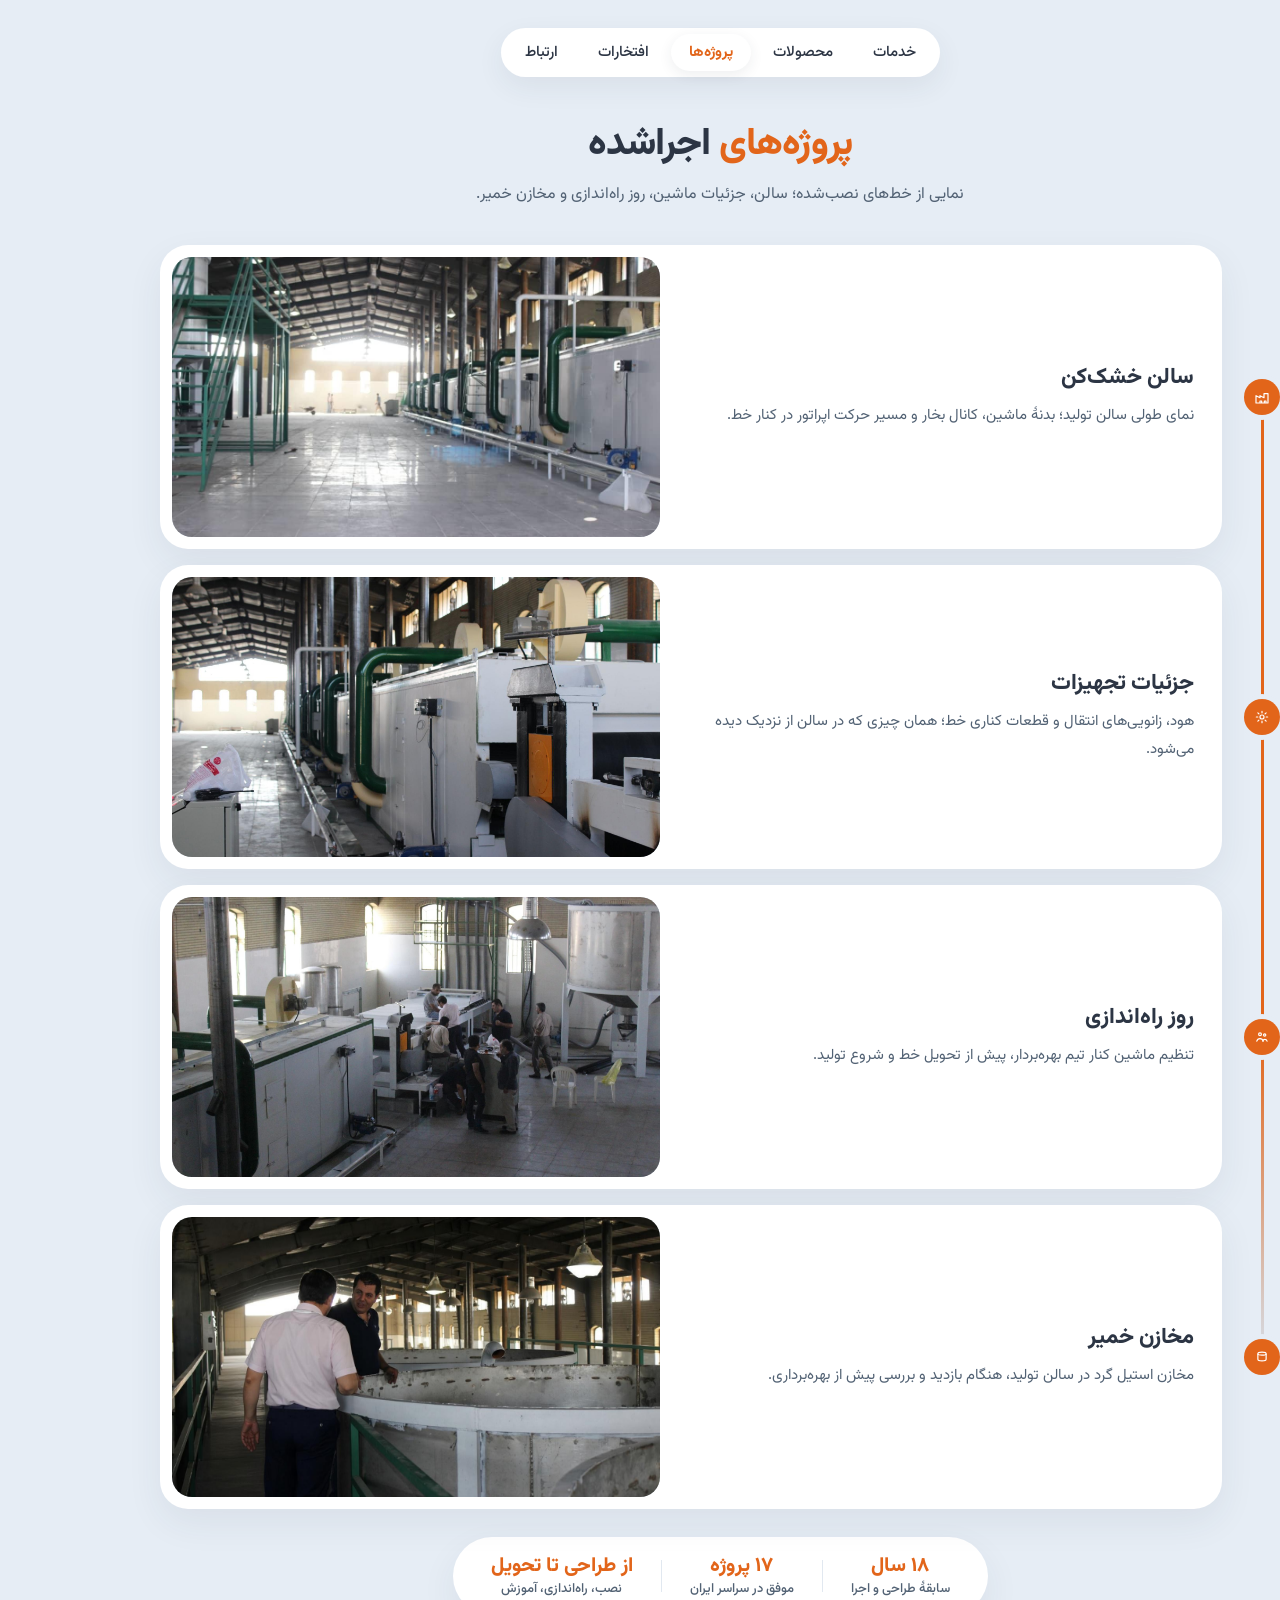
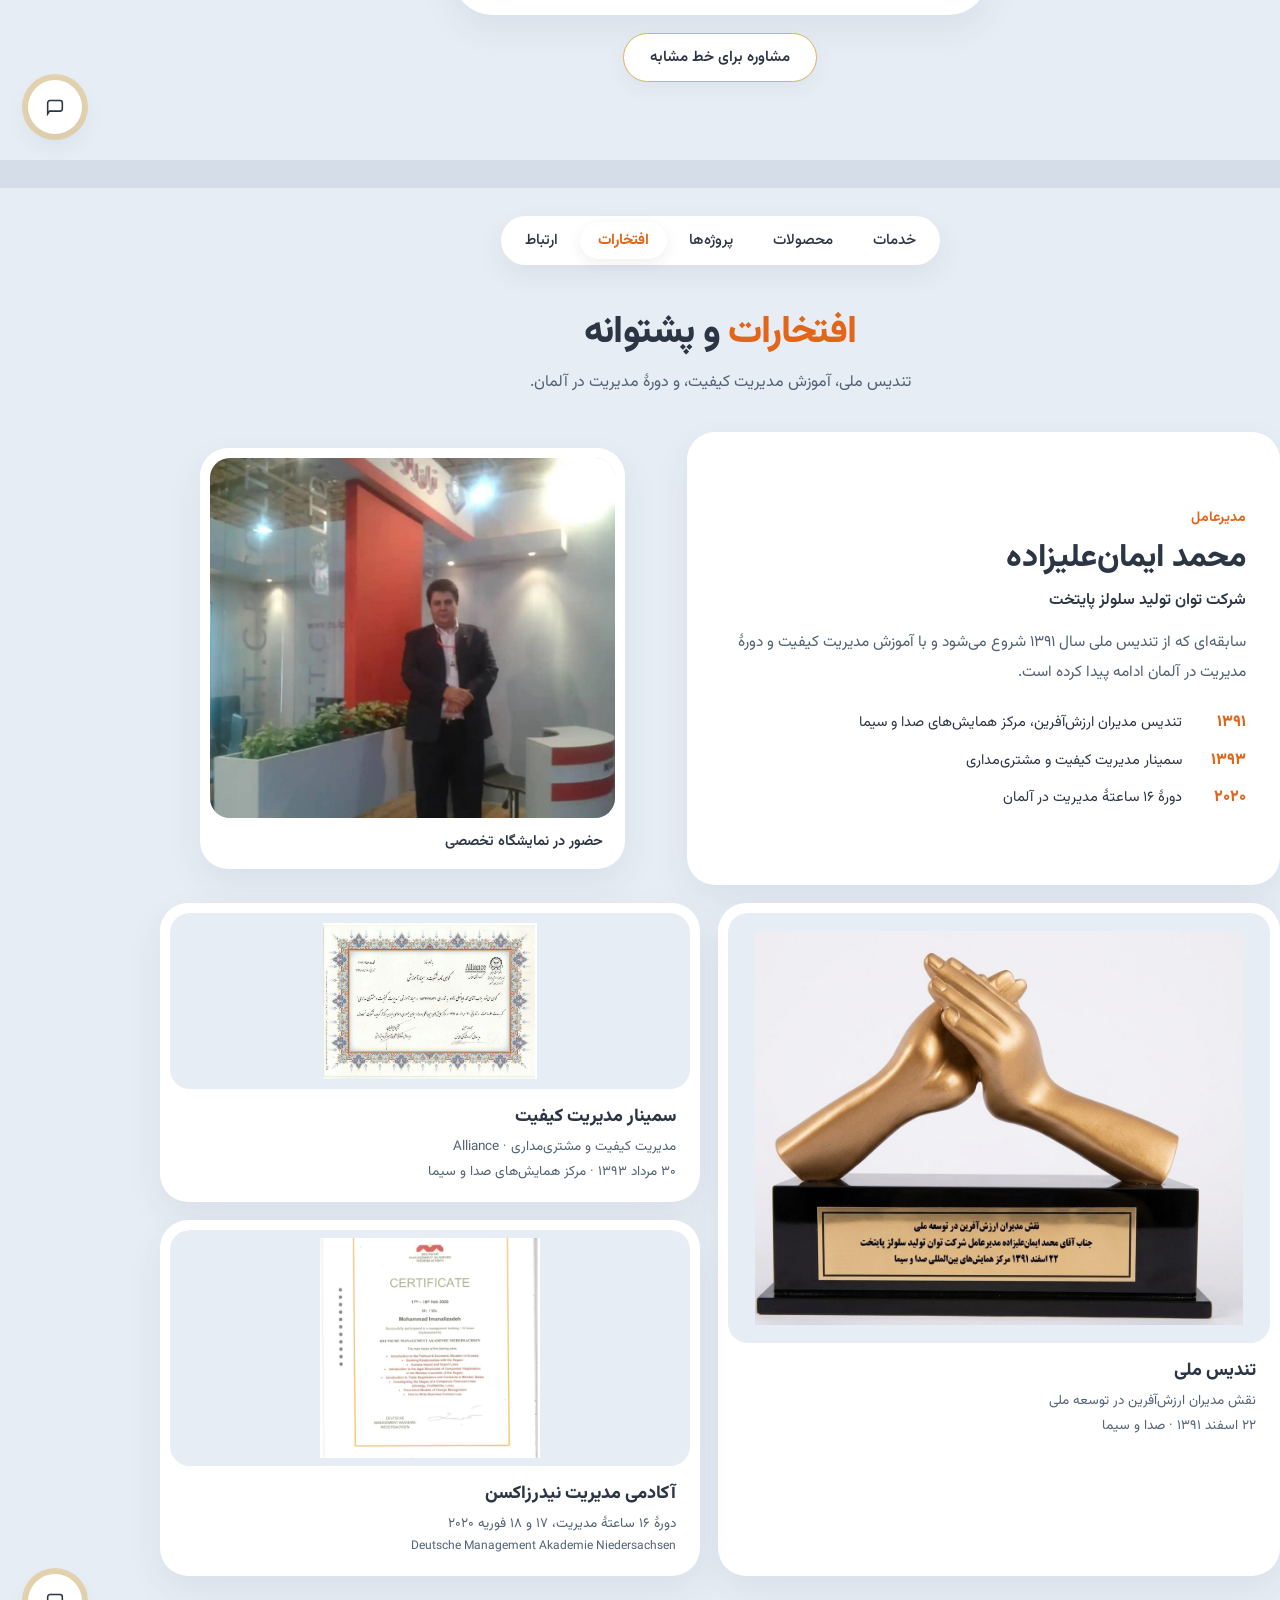
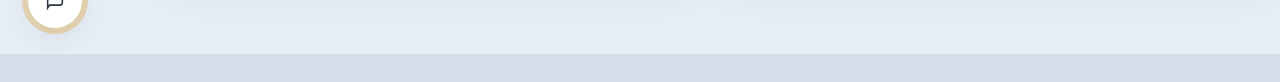
<file: artifacts/design-preview/index.html>
<!DOCTYPE html>
<html lang="fa" dir="rtl">
<head>
<meta charset="utf-8" />
<title>پالپیران — پیش‌نمایش بخش‌های جدید</title>
<style>
@font-face { font-family: Vazirmatn; src: url("fonts/Vazirmatn-Regular.woff2") format("woff2"); font-weight: 400; font-display: block; }
@font-face { font-family: Vazirmatn; src: url("fonts/Vazirmatn-Medium.woff2") format("woff2"); font-weight: 500; font-display: block; }
@font-face { font-family: Vazirmatn; src: url("fonts/Vazirmatn-SemiBold.woff2") format("woff2"); font-weight: 600; font-display: block; }
@font-face { font-family: Vazirmatn; src: url("fonts/Vazirmatn-Bold.woff2") format("woff2"); font-weight: 700; font-display: block; }
@font-face { font-family: Vazirmatn; src: url("fonts/Vazirmatn-ExtraBold.woff2") format("woff2"); font-weight: 800; font-display: block; }

:root {
  --bg: #e6edf5;
  --ink: #2c3544;
  --muted: #526274;
  --orange: #e2651a;
  --gold: #e0b15a;
  --card: #ffffff;
  --well: #e6edf5;
  --shadow: 0 14px 36px rgba(44, 53, 68, 0.07);
  --radius: 28px;
}

* { box-sizing: border-box; }
html, body { margin: 0; padding: 0; background: #d5dee8; }
body { font-family: Vazirmatn, sans-serif; color: var(--ink); }

.frame {
  width: 1440px;
  background: var(--bg);
  position: relative;
  padding: 28px 0 78px;
  margin: 0 auto 28px;
}

.wrap { width: 1120px; margin: 0 auto; }

.nav {
  width: max-content;
  margin: 0 auto 42px;
  background: #fff;
  border-radius: 999px;
  box-shadow: 0 10px 28px rgba(44, 53, 68, 0.07);
  display: flex;
  align-items: center;
  gap: 4px;
  padding: 6px;
}
.nav a {
  text-decoration: none;
  color: var(--ink);
  font-size: 15px;
  font-weight: 500;
  padding: 8px 18px;
  border-radius: 999px;
  line-height: 1.4;
}
.nav a.active {
  color: var(--orange);
  font-weight: 700;
  background: #fff;
  box-shadow: 0 4px 14px rgba(44, 53, 68, 0.08);
}

.head { text-align: center; margin-bottom: 34px; }
.head h2 {
  margin: 0;
  font-size: 38px;
  font-weight: 800;
  letter-spacing: -0.02em;
  line-height: 1.35;
}
.head h2 em { font-style: normal; color: var(--orange); }
.head p {
  margin: 10px auto 0;
  max-width: 560px;
  color: var(--muted);
  font-size: 16px;
  line-height: 1.9;
  font-weight: 400;
}

.rail { position: relative; display: flex; flex-direction: column; gap: 16px; }
.step { display: flex; align-items: center; gap: 22px; position: relative; }
.step:not(:last-child)::before {
  content: "";
  position: absolute;
  right: 16.5px;
  top: 50%;
  height: calc(100% + 16px);
  width: 3px;
  background: #e2651a;
  z-index: 0;
}
.step:nth-last-child(2)::before {
  background: linear-gradient(#e2651a, #d5dee8);
}
.node {
  flex: none;
  width: 36px;
  height: 36px;
  border-radius: 50%;
  background: var(--orange);
  color: #fff;
  display: grid;
  place-items: center;
  box-shadow: 0 0 0 5px var(--bg);
  position: relative;
  z-index: 1;
}
.node svg { width: 16px; height: 16px; display: block; }
.card {
  flex: 1;
  background: var(--card);
  border-radius: var(--radius);
  box-shadow: var(--shadow);
  display: grid;
  grid-template-columns: 1.05fr 0.95fr;
  padding: 12px;
  gap: 10px;
  position: relative;
  z-index: 1;
}
.copy {
  padding: 18px 16px 18px 8px;
  display: flex;
  flex-direction: column;
  justify-content: center;
}
.copy h3 { margin: 0 0 8px; font-size: 22px; font-weight: 800; line-height: 1.4; }
.copy p { margin: 0; color: var(--muted); font-size: 15px; line-height: 1.9; }
.photo {
  border-radius: 20px;
  overflow: hidden;
  background: #d5e0ea;
  height: 280px;
}
.photo img { width: 100%; height: 100%; object-fit: cover; display: block; }
.ph-hall { object-position: 68% 46%; }
.ph-detail { object-position: 62% 40%; }
.ph-team { object-position: 60% 36%; }
.ph-tanks { object-position: 28% 38%; }

.foot {
  margin-top: 28px;
  display: flex;
  flex-direction: column;
  align-items: center;
  gap: 18px;
}
.statbar {
  background: #fff;
  border-radius: 999px;
  box-shadow: var(--shadow);
  display: flex;
  align-items: center;
  padding: 8px 10px;
}
.stat { padding: 8px 28px; text-align: center; }
.stat strong {
  display: block;
  color: var(--orange);
  font-size: 20px;
  font-weight: 800;
  line-height: 1.3;
}
.stat span { display: block; font-size: 13px; color: var(--muted); font-weight: 500; }
.rule { width: 1px; height: 32px; background: #e1e8f0; }

.btn {
  text-decoration: none;
  background: #fff;
  color: var(--ink);
  border: 1.5px solid var(--gold);
  border-radius: 999px;
  padding: 12px 26px;
  font-family: inherit;
  font-size: 15px;
  font-weight: 600;
  box-shadow: 0 8px 20px rgba(44, 53, 68, 0.05);
}

.split {
  display: grid;
  grid-template-columns: 1.08fr 0.92fr;
  gap: 22px;
  align-items: stretch;
}
.bio {
  background: #fff;
  border-radius: var(--radius);
  box-shadow: var(--shadow);
  padding: 36px 34px;
  display: flex;
  flex-direction: column;
  justify-content: center;
}
.eyebrow {
  margin: 0 0 8px;
  color: var(--orange);
  font-size: 14px;
  font-weight: 700;
}
.bio h3 { margin: 0; font-size: 32px; font-weight: 800; line-height: 1.35; }
.role { margin: 8px 0 0; font-size: 16px; font-weight: 600; color: var(--ink); }
.bio .lead { margin: 14px 0 0; color: var(--muted); font-size: 15.5px; line-height: 1.95; }
.facts { list-style: none; margin: 22px 0 0; padding: 0; display: flex; flex-direction: column; gap: 10px; }
.facts li { display: flex; gap: 12px; align-items: baseline; font-size: 14.5px; line-height: 1.7; color: var(--ink); }
.facts b { color: var(--orange); font-weight: 800; font-size: 16px; min-width: 52px; }

.portrait-card {
  background: #fff;
  border-radius: var(--radius);
  box-shadow: var(--shadow);
  padding: 10px 10px 16px;
  display: flex;
  flex-direction: column;
}
.portrait {
  border-radius: 20px;
  overflow: hidden;
  height: 360px;
  background: #d5e0ea;
}
.portrait img { width: 100%; height: 100%; object-fit: cover; object-position: 50% 28%; display: block; }
.portrait-card figcaption {
  margin: 12px 12px 0;
  font-size: 14.5px;
  font-weight: 600;
  color: var(--ink);
}

.proof {
  margin-top: 18px;
  display: grid;
  grid-template-columns: 1.02fr 0.98fr;
  gap: 18px;
  align-items: stretch;
}
.proof-card {
  background: #fff;
  border-radius: var(--radius);
  box-shadow: var(--shadow);
  padding: 10px 10px 18px;
}
.well {
  background: var(--well);
  border-radius: 20px;
  display: flex;
  align-items: center;
  justify-content: center;
  overflow: hidden;
}
.well img { width: 100%; height: 100%; object-fit: contain; display: block; }
.trophy .well { height: 430px; padding: 18px; }
.certs { display: flex; flex-direction: column; gap: 18px; }
.alliance .well { height: 176px; padding: 10px; }
.german .well { height: 236px; padding: 8px 28px; }
.proof-card h3 { margin: 14px 14px 4px; font-size: 18px; font-weight: 800; }
.proof-card p { margin: 0 14px; color: var(--muted); font-size: 13.5px; line-height: 1.8; }
.latin { display: block; font-family: Vazirmatn, sans-serif; font-size: 12px; letter-spacing: 0; }

.chat {
  position: absolute;
  left: 28px;
  bottom: 26px;
  width: 54px;
  height: 54px;
  border-radius: 50%;
  background: #fff;
  box-shadow: 0 0 0 6px rgba(224, 177, 90, 0.45), 0 10px 24px rgba(44, 53, 68, 0.08);
  display: grid;
  place-items: center;
  color: var(--ink);
}
.chat svg { width: 22px; height: 22px; }
</style>
</head>
<body>

<section class="frame" id="projects">
  <nav class="nav">
    <a>خدمات</a>
    <a>محصولات</a>
    <a class="active" href="#projects">پروژه‌ها</a>
    <a href="#honors">افتخارات</a>
    <a href="#honors">ارتباط</a>
  </nav>
  <div class="wrap">
    <header class="head">
      <h2><em>پروژه‌های</em> اجراشده</h2>
      <p>نمایی از خط‌های نصب‌شده؛ سالن، جزئیات ماشین، روز راه‌اندازی و مخازن خمیر.</p>
    </header>

    <div class="rail">

      <article class="step">
        <div class="node" aria-hidden="true">
          <svg viewBox="0 0 24 24" fill="none" stroke="currentColor" stroke-width="1.8" stroke-linejoin="round">
            <path d="M3 21V10l6 3V10l6 3V7h6v14H3z"/>
            <path d="M9 21v-3h2.5V21M15.5 21V18H18v3"/>
          </svg>
        </div>
        <div class="card">
          <div class="copy">
            <h3>سالن خشک‌کن</h3>
            <p>نمای طولی سالن تولید؛ بدنهٔ ماشین، کانال بخار و مسیر حرکت اپراتور در کنار خط.</p>
          </div>
          <div class="photo"><img class="ph-hall" src="img/13844.jpg" alt="سالن تولید و خط خشک‌کن" /></div>
        </div>
      </article>

      <article class="step">
        <div class="node" aria-hidden="true">
          <svg viewBox="0 0 24 24" fill="none" stroke="currentColor" stroke-width="1.8" stroke-linecap="round">
            <circle cx="12" cy="12" r="3"/>
            <path d="M12 3.5v2.2M12 18.3V20.5M3.5 12h2.2M18.3 12H20.5M5.8 5.8l1.6 1.6M16.6 16.6l1.6 1.6M18.2 5.8l-1.6 1.6M7.4 16.6l-1.6 1.6"/>
          </svg>
        </div>
        <div class="card">
          <div class="copy">
            <h3>جزئیات تجهیزات</h3>
            <p>هود، زانویی‌های انتقال و قطعات کناری خط؛ همان چیزی که در سالن از نزدیک دیده می‌شود.</p>
          </div>
          <div class="photo"><img class="ph-detail" src="img/13842.jpg" alt="جزئیات ماشین و کانال‌های سبز" /></div>
        </div>
      </article>

      <article class="step">
        <div class="node" aria-hidden="true">
          <svg viewBox="0 0 24 24" fill="none" stroke="currentColor" stroke-width="1.8" stroke-linecap="round">
            <circle cx="9" cy="8" r="2.1"/>
            <circle cx="16" cy="9" r="1.7"/>
            <path d="M4.2 18.2c.7-2.5 2.7-3.7 4.8-3.7s4.1 1.2 4.8 3.7"/>
            <path d="M13.2 18.2c.4-1.7 1.7-2.7 3.1-2.7 1.5 0 2.8 1 3.3 2.7"/>
          </svg>
        </div>
        <div class="card">
          <div class="copy">
            <h3>روز راه‌اندازی</h3>
            <p>تنظیم ماشین کنار تیم بهره‌بردار، پیش از تحویل خط و شروع تولید.</p>
          </div>
          <div class="photo"><img class="ph-team" src="img/13841.jpg" alt="تیم در حال راه‌اندازی خط" /></div>
        </div>
      </article>

      <article class="step">
        <div class="node" aria-hidden="true">
          <svg viewBox="0 0 24 24" fill="none" stroke="currentColor" stroke-width="1.8">
            <ellipse cx="12" cy="7" rx="6.2" ry="2.3"/>
            <path d="M5.8 7.2v8.2c0 1.3 2.8 2.4 6.2 2.4s6.2-1.1 6.2-2.4V7.2"/>
          </svg>
        </div>
        <div class="card">
          <div class="copy">
            <h3>مخازن خمیر</h3>
            <p>مخازن استیل گرد در سالن تولید، هنگام بازدید و بررسی پیش از بهره‌برداری.</p>
          </div>
          <div class="photo"><img class="ph-tanks" src="img/13840.jpg" alt="بازدید مخازن استیل خمیر" /></div>
        </div>
      </article>
    </div>

    <div class="foot">
      <div class="statbar">
        <div class="stat"><strong>۱۸ سال</strong><span>سابقهٔ طراحی و اجرا</span></div>
        <div class="rule"></div>
        <div class="stat"><strong>۱۷ پروژه</strong><span>موفق در سراسر ایران</span></div>
        <div class="rule"></div>
        <div class="stat"><strong>از طراحی تا تحویل</strong><span>نصب، راه‌اندازی، آموزش</span></div>
      </div>
      <a class="btn" href="#honors">مشاوره برای خط مشابه</a>
    </div>
  </div>
  <div class="chat" aria-hidden="true">
    <svg viewBox="0 0 24 24" fill="none" stroke="currentColor" stroke-width="1.7">
      <path d="M6 16.5 4 19.5V7.5A2.5 2.5 0 0 1 6.5 5h11A2.5 2.5 0 0 1 20 7.5v6.5a2.5 2.5 0 0 1-2.5 2.5H6z"/>
    </svg>
  </div>
</section>

<section class="frame" id="honors">
  <nav class="nav">
    <a>خدمات</a>
    <a>محصولات</a>
    <a href="#projects">پروژه‌ها</a>
    <a class="active" href="#honors">افتخارات</a>
    <a href="#projects">ارتباط</a>
  </nav>
  <div class="wrap">
    <header class="head">
      <h2><em>افتخارات</em> و پشتوانه</h2>
      <p>تندیس ملی، آموزش مدیریت کیفیت، و دورهٔ مدیریت در آلمان.</p>
    </header>

    <div class="split">
      <article class="bio">
        <p class="eyebrow">مدیرعامل</p>
        <h3>محمد ایمان‌علیزاده</h3>
        <p class="role">شرکت توان تولید سلولز پایتخت</p>
        <p class="lead">سابقه‌ای که از تندیس ملی سال ۱۳۹۱ شروع می‌شود و با آموزش مدیریت کیفیت و دورهٔ مدیریت در آلمان ادامه پیدا کرده است.</p>
        <ul class="facts">
          <li><b>۱۳۹۱</b><span>تندیس مدیران ارزش‌آفرین، مرکز همایش‌های صدا و سیما</span></li>
          <li><b>۱۳۹۳</b><span>سمینار مدیریت کیفیت و مشتری‌مداری</span></li>
          <li><b>۲۰۲۰</b><span>دورهٔ ۱۶ ساعتهٔ مدیریت در آلمان</span></li>
        </ul>
      </article>
      <figure class="portrait-card">
        <div class="portrait"><img src="img/13836.jpg" alt="محمد ایمان‌علیزاده در نمایشگاه تخصصی" /></div>
        <figcaption>حضور در نمایشگاه تخصصی</figcaption>
      </figure>
    </div>

    <div class="proof">
      <article class="proof-card trophy">
        <div class="well"><img src="img/13837.jpg" alt="تندیس نقش مدیران ارزش‌آفرین در توسعه ملی" /></div>
        <h3>تندیس ملی</h3>
        <p>نقش مدیران ارزش‌آفرین در توسعه ملی<br />۲۲ اسفند ۱۳۹۱ · صدا و سیما</p>
      </article>
      <div class="certs">
        <article class="proof-card alliance">
          <div class="well"><img src="img/13839.jpg" alt="گواهی سمینار مدیریت کیفیت Alliance" /></div>
          <h3>سمینار مدیریت کیفیت</h3>
          <p>مدیریت کیفیت و مشتری‌مداری · Alliance<br />۳۰ مرداد ۱۳۹۳ · مرکز همایش‌های صدا و سیما</p>
        </article>
        <article class="proof-card german">
          <div class="well"><img src="img/13838.jpg" alt="گواهی Deutsche Management Akademie Niedersachsen" /></div>
          <h3>آکادمی مدیریت نیدرزاکسن</h3>
          <p>دورهٔ ۱۶ ساعتهٔ مدیریت، ۱۷ و ۱۸ فوریه ۲۰۲۰
            <span class="latin">Deutsche Management Akademie Niedersachsen</span>
          </p>
        </article>
      </div>
    </div>
  </div>
  <div class="chat" aria-hidden="true">
    <svg viewBox="0 0 24 24" fill="none" stroke="currentColor" stroke-width="1.7">
      <path d="M6 16.5 4 19.5V7.5A2.5 2.5 0 0 1 6.5 5h11A2.5 2.5 0 0 1 20 7.5v6.5a2.5 2.5 0 0 1-2.5 2.5H6z"/>
    </svg>
  </div>
</section>

</body>
</html>
</file>
